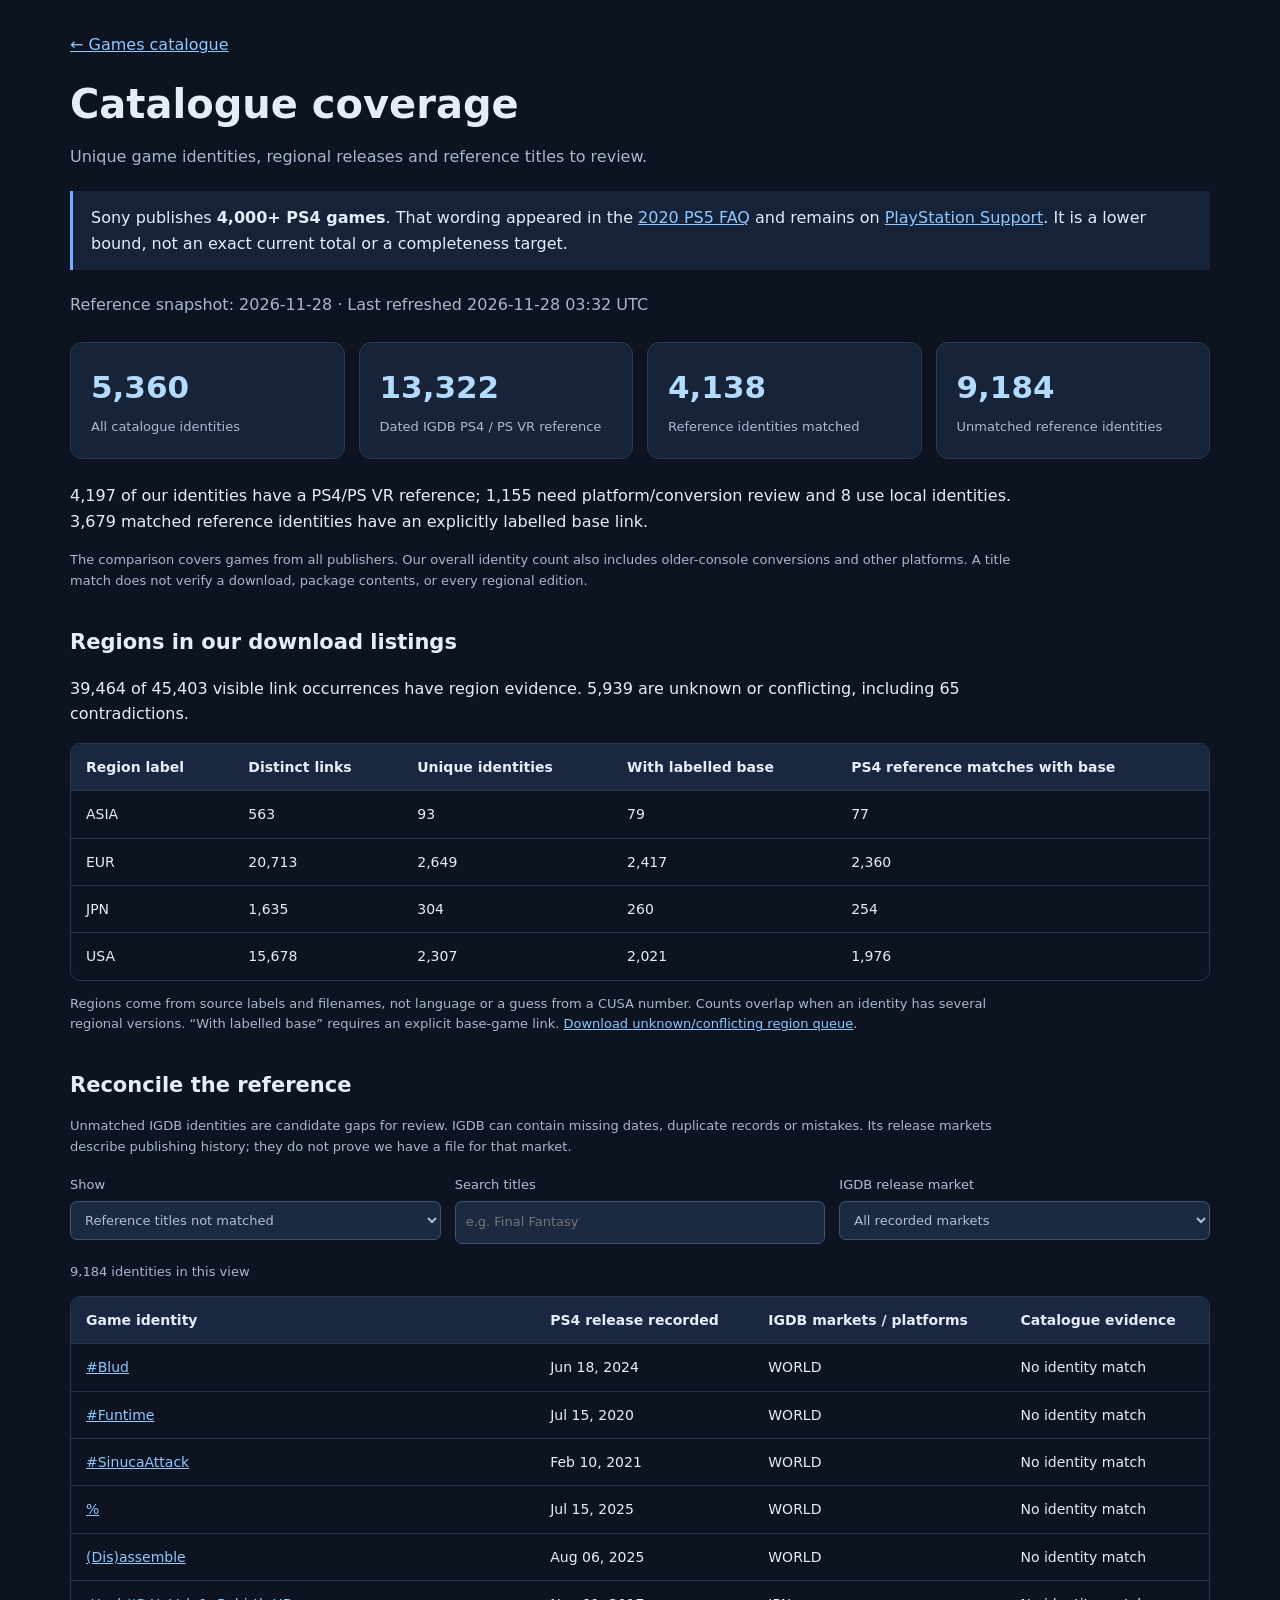
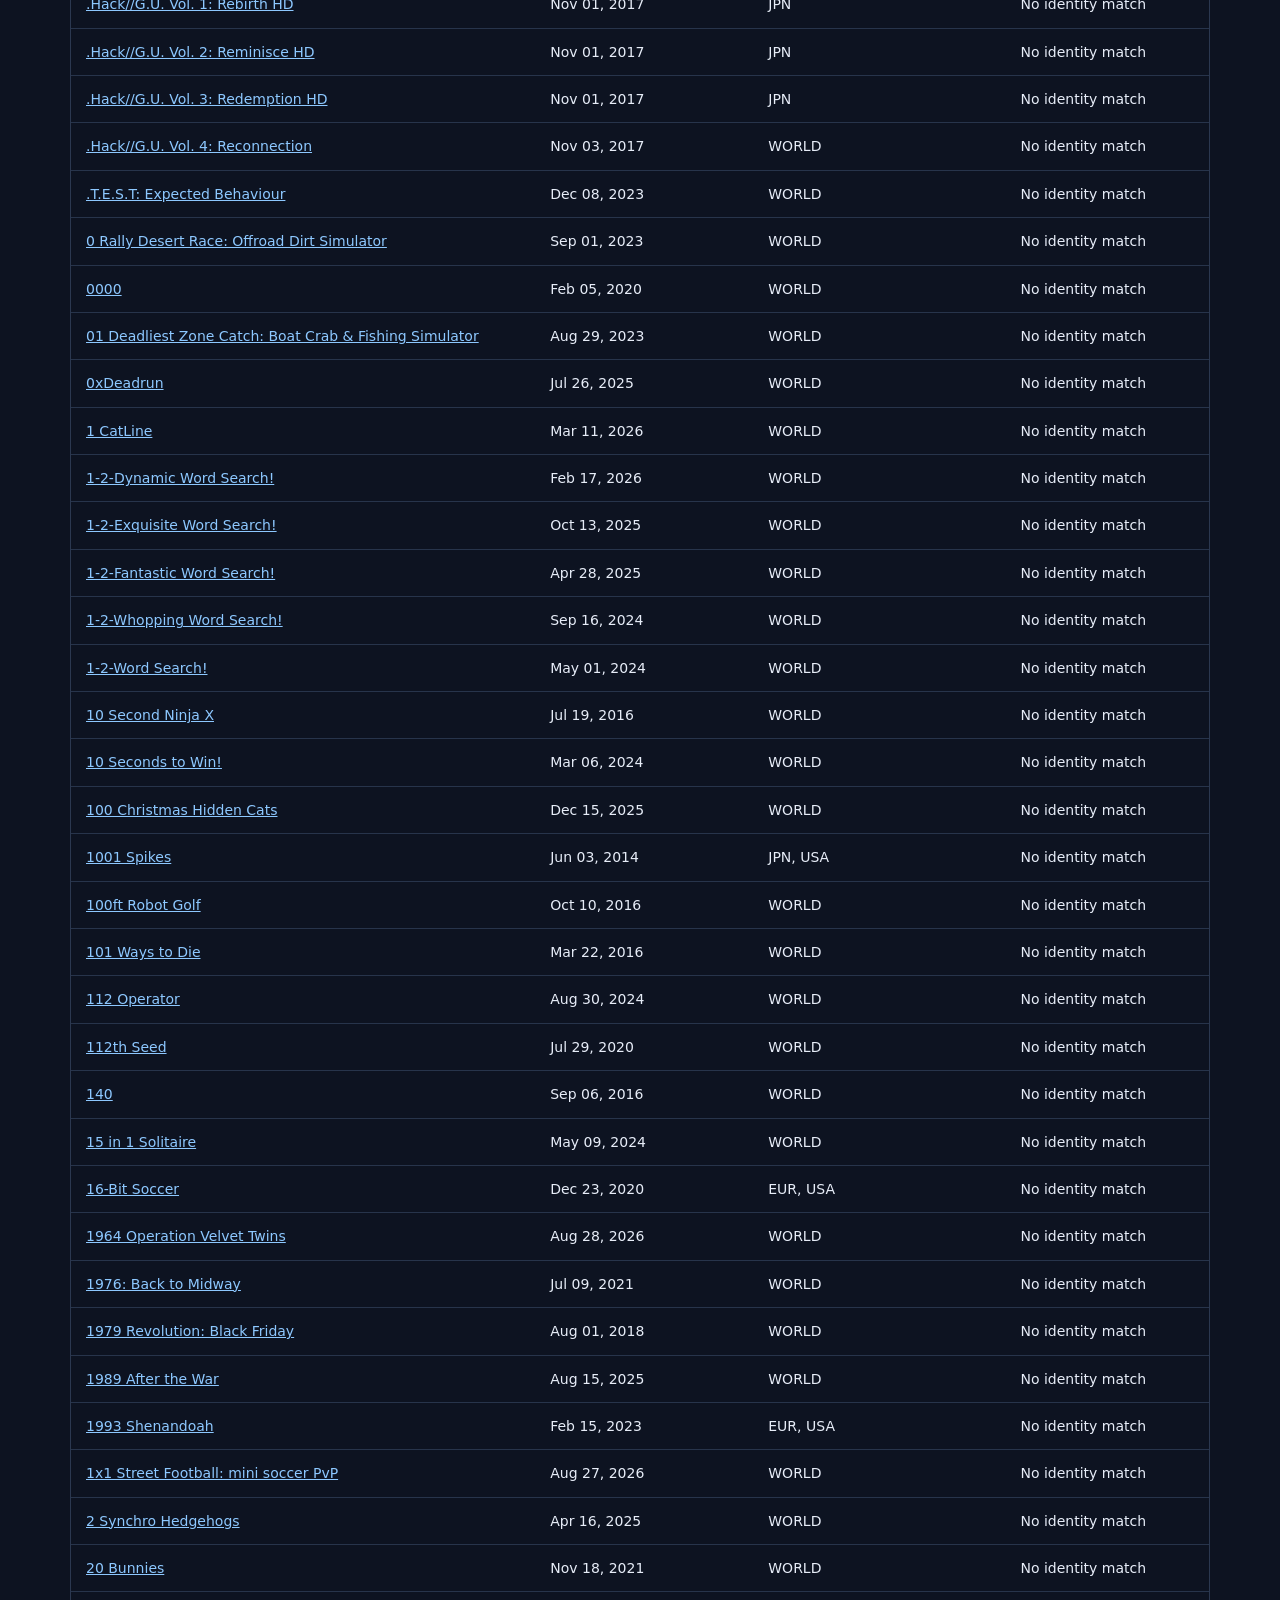
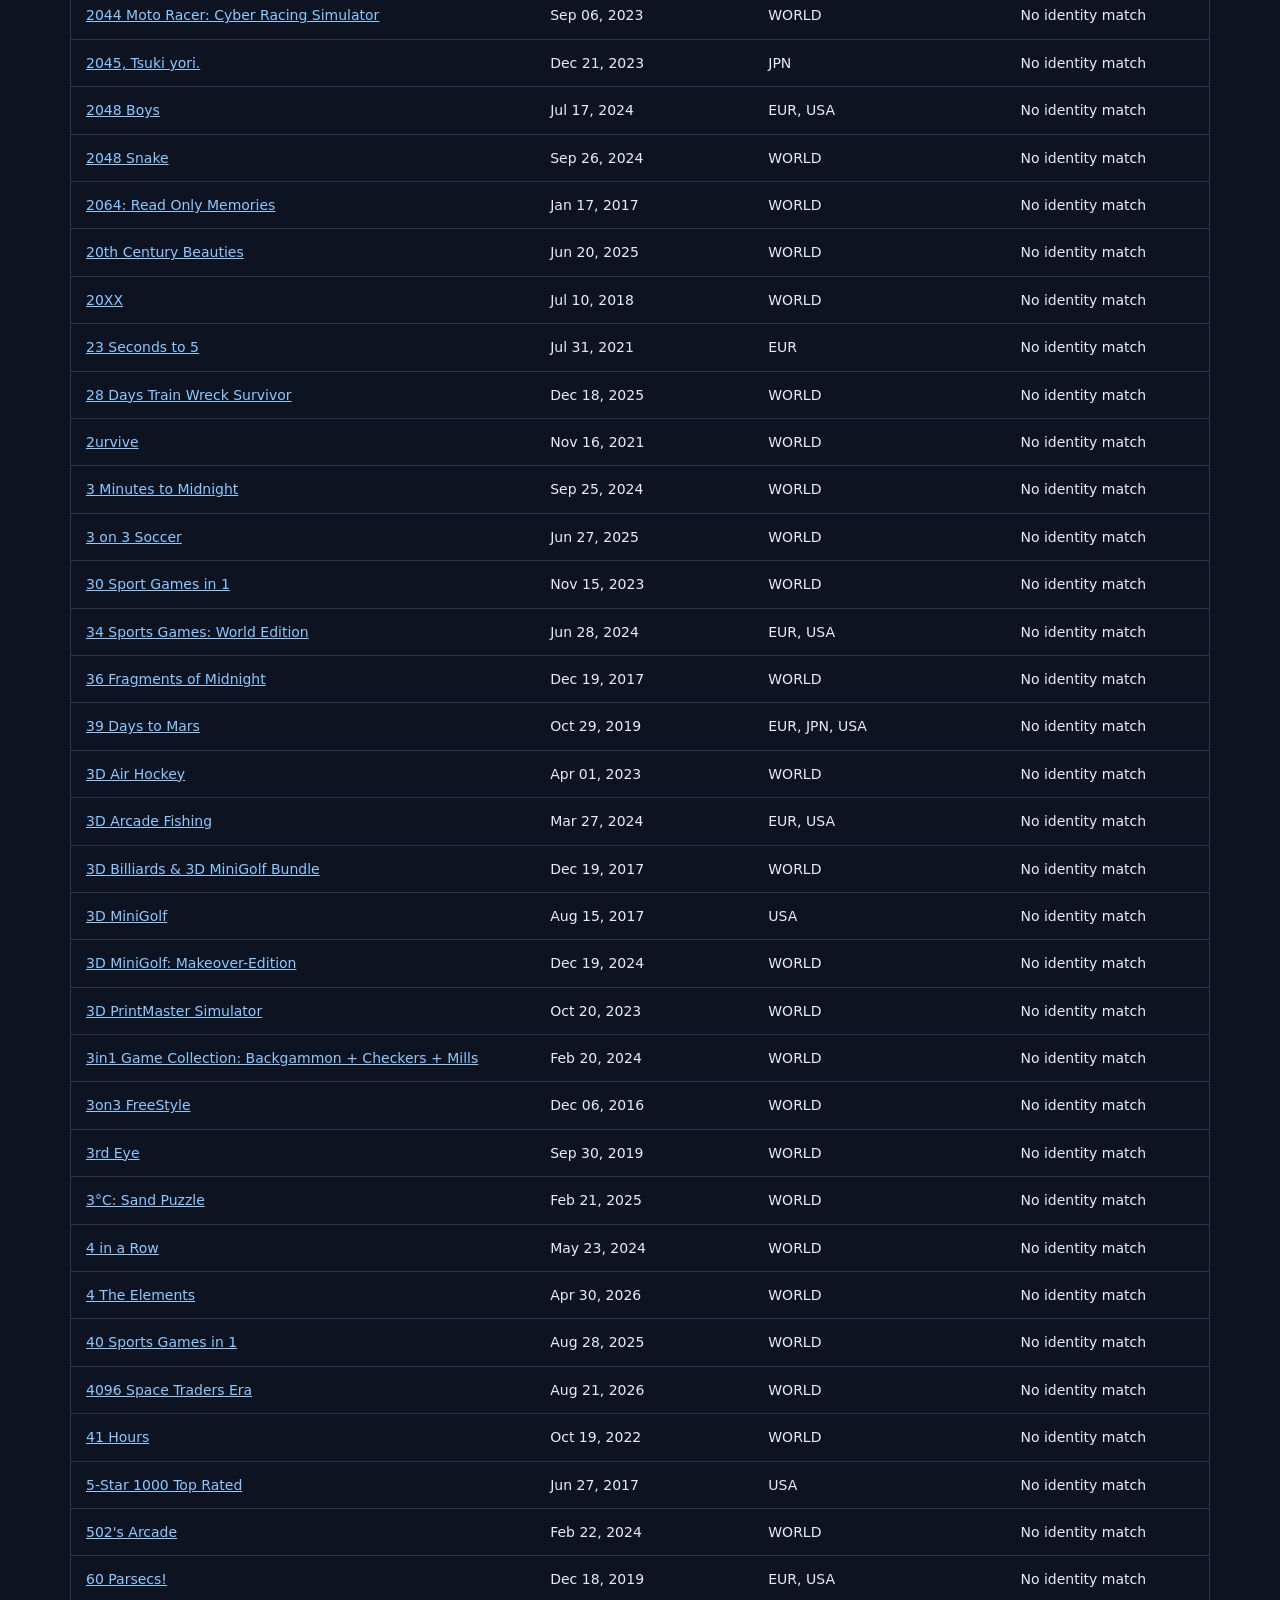
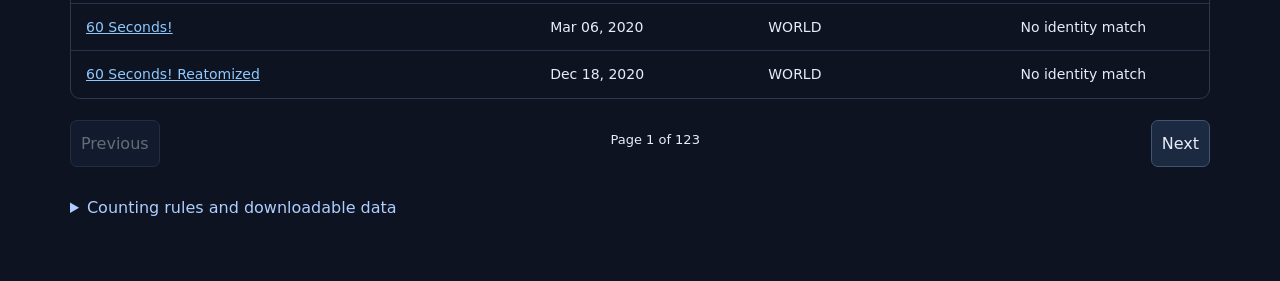
<file: coverage.html>
<!DOCTYPE html>
<html lang="en">
<head>
    <meta charset="utf-8">
    <meta name="viewport" content="width=device-width,initial-scale=1">
    <title>PS4 catalogue coverage</title>
    <style>
        :root{color-scheme:dark}*{box-sizing:border-box}body{margin:0;background:#0d1321;color:#e7edf8;font:16px/1.6 system-ui,sans-serif}main{max-width:1180px;margin:auto;padding:32px 20px 60px}a{color:#8dc8ff}h1{font-size:clamp(26px,5vw,40px);line-height:1.2;margin:22px 0 10px}h2{font-size:21px;margin:34px 0 10px}p{max-width:950px}.muted{color:#a8b7d1}.notice{border-left:3px solid #73aeff;background:#152238;padding:14px 18px;margin:22px 0}.stats{display:grid;grid-template-columns:repeat(4,minmax(0,1fr));gap:14px;margin:24px 0}.stat{background:#172338;padding:20px;border:1px solid #2c3a55;border-radius:12px}.stat strong{display:block;font-size:31px;color:#b3daff}.stat span{color:#adbad0;font-size:13px}.table-wrap{overflow:auto;border:1px solid #2b3850;border-radius:10px}table{border-collapse:collapse;width:100%;font-size:14px}th,td{text-align:left;padding:12px 15px;border-bottom:1px solid #27344b}th{background:#192740;white-space:nowrap}td{vertical-align:top}tbody tr:last-child td{border-bottom:0}.controls{display:flex;gap:14px;flex-wrap:wrap;margin:18px 0}.controls label{display:flex;flex-direction:column;font-size:13px;color:#afbfda;flex:1;min-width:180px}input,select,button{font:inherit;color:inherit;background:#1b2941;border:1px solid #425570;border-radius:7px;padding:10px;margin-top:5px}button{cursor:pointer}button:disabled{opacity:.4;cursor:default}.pager{display:flex;align-items:center;justify-content:space-between;gap:12px;margin-top:16px}.small{font-size:13px}.policy{margin-top:28px}summary{cursor:pointer;color:#adceff}.policy p{font-size:14px;color:#afbdd3}#error{color:#ffd5a2}@media(max-width:700px){.stats{grid-template-columns:repeat(2,minmax(0,1fr))}main{padding:22px 14px}th,td{padding:10px}.stat{padding:14px}}
    </style>
</head>
<body><main>
    <a href="index.html">← Games catalogue</a>
    <h1>Catalogue coverage</h1>
    <p class="muted">Unique game identities, regional releases and reference titles to review.</p>
    <div class="notice">Sony publishes <strong>4,000+ PS4 games</strong>. That wording appeared in the
        <a href="https://blog.playstation.com/2020/11/09/ps5-the-ultimate-faq/">2020 PS5 FAQ</a> and remains on
        <a href="https://www.playstation.com/en-us/support/games/ps5-backward-compatibility-games/">PlayStation Support</a>.
        It is a lower bound, not an exact current total or a completeness target.</div>
    <p id="snapshot" class="muted">Loading the latest reconciliation…</p>
    <p id="error" role="alert"></p>
    <div class="stats" id="stats"></div>
    <p id="platformSummary"></p>
    <p class="muted small">The comparison covers games from all publishers. Our overall identity count also includes older-console conversions and other platforms.
        A title match does not verify a download, package contents, or every regional edition.</p>
    <h2>Regions in our download listings</h2>
    <p id="regionSummary"></p>
    <div class="table-wrap"><table><thead><tr><th>Region label</th><th>Distinct links</th><th>Unique identities</th><th>With labelled base</th><th>PS4 reference matches with base</th></tr></thead><tbody id="regions"></tbody></table></div>
    <p class="muted small">Regions come from source labels and filenames, not language or a guess from a CUSA number.
        Counts overlap when an identity has several regional versions. “With labelled base” requires an explicit base-game link.
        <a href="region-review.json">Download unknown/conflicting region queue</a>.</p>
    <h2>Reconcile the reference</h2>
    <p class="muted small">Unmatched IGDB identities are candidate gaps for review. IGDB can contain missing dates, duplicate records or mistakes.
        Its release markets describe publishing history; they do not prove we have a file for that market.</p>
    <div class="controls">
        <label>Show<select id="scope"><option value="gaps">Reference titles not matched</option><option value="matched">Reference titles matched</option><option value="outside">Our identities outside the dated reference</option><option value="all">All reference titles</option></select></label>
        <label>Search titles<input id="search" type="search" placeholder="e.g. Final Fantasy"></label>
        <label>IGDB release market<select id="market"><option value="">All recorded markets</option></select></label>
    </div>
    <p id="resultSummary" class="muted small"></p>
    <div class="table-wrap"><table><thead><tr><th>Game identity</th><th>PS4 release recorded</th><th>IGDB markets / platforms</th><th>Catalogue evidence</th></tr></thead><tbody id="results"></tbody></table></div>
    <div class="pager"><button id="previous" disabled>Previous</button><span id="page" class="small"></span><button id="next" disabled>Next</button></div>
    <details class="policy"><summary>Counting rules and downloadable data</summary><p id="policy"></p><p>Partial release dates qualify only after the end of their stated month or year. Remakes and remasters remain distinct; explicit editions count once. Delisted games remain when their release qualifies.</p><p><a href="catalogue-coverage.json">Full reconciliation JSON</a> · <a href="https://github.com/contemptx/ps4-games-database/blob/main/catalogue-coverage.md">Report and methodology</a> · <a href="https://www.igdb.com/">IGDB reference</a></p></details>
</main><script src="coverage.js?v=1"></script></body></html>
</file>
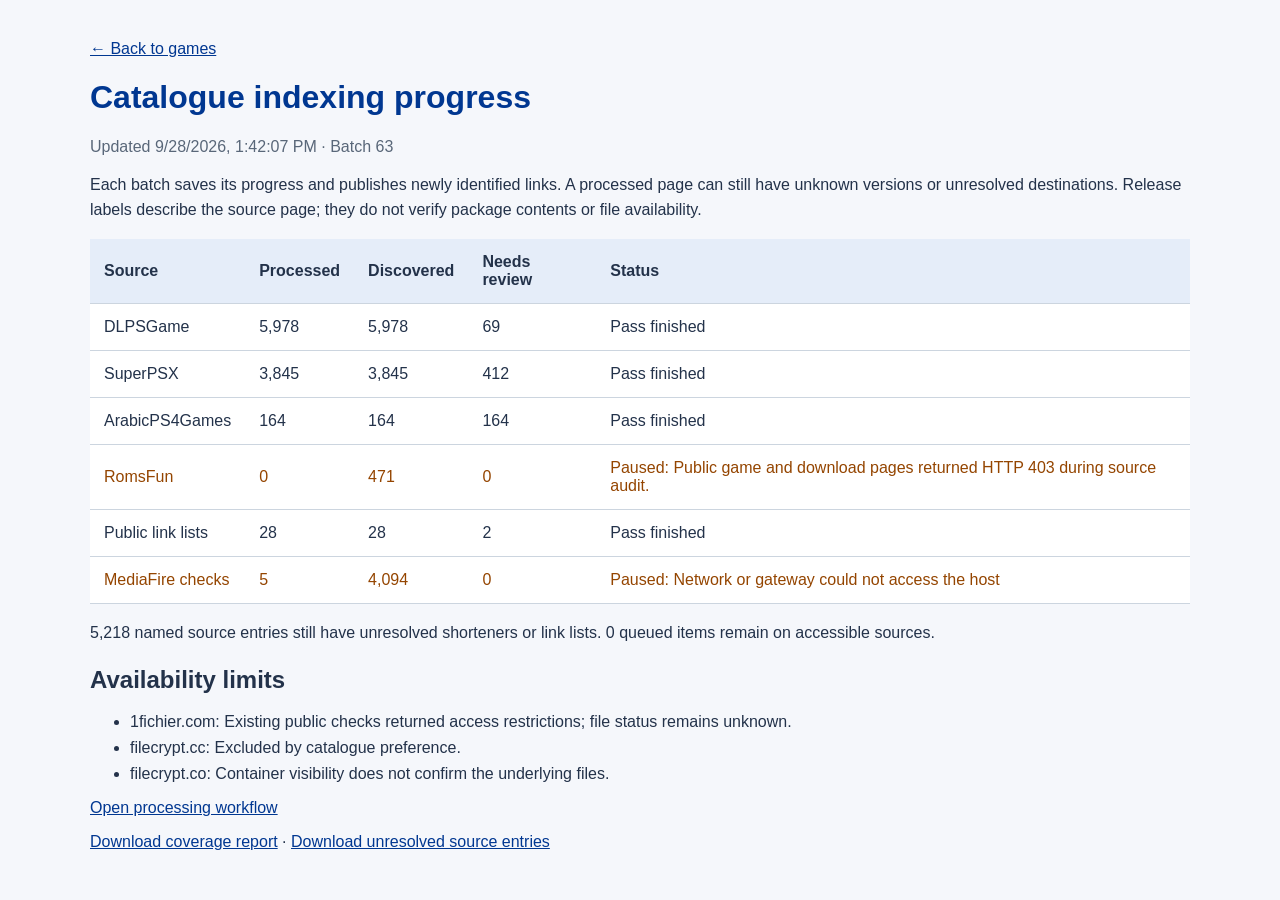
<file: processing.html>
<!doctype html>
<html lang="en"><head><meta charset="utf-8"><meta name="viewport" content="width=device-width, initial-scale=1"><title>Catalogue indexing progress</title>
<style>body{font-family:Arial,sans-serif;max-width:1100px;margin:40px auto;padding:0 20px;color:#23324a;background:#f5f7fb}h1{color:#003791}table{width:100%;border-collapse:collapse;background:white}td,th{text-align:left;padding:14px;border-bottom:1px solid #ccd5df}th{background:#e5edf9}a{color:#003791}.table-wrap{overflow:auto}.note{line-height:1.6}.held{color:#944500}#updated{color:#596779}li{margin-bottom:8px}</style></head>
<body><p><a href="index.html">← Back to games</a></p><h1>Catalogue indexing progress</h1><p id="updated">Loading progress…</p>
<p class="note">Each batch saves its progress and publishes newly identified links. A processed page can still have unknown versions or unresolved destinations. Release labels describe the source page; they do not verify package contents or file availability.</p>
<div class="table-wrap"><table><thead><tr><th>Source</th><th>Processed</th><th>Discovered</th><th>Needs review</th><th>Status</th></tr></thead><tbody id="sources"></tbody></table></div>
<p id="unresolved" class="note"></p><h2>Availability limits</h2><ul id="holds"></ul><p><a id="run" href="https://github.com/contemptx/ps4-games-database/actions/workflows/full-index.yml">Open processing workflow</a></p>
<p><a href="index-progress.json">Download coverage report</a> · <a href="source-review.json">Download unresolved source entries</a></p>
<script src="index-progress.js?v=165772d06e33c1c6"></script><script>
(function(){
 function render(data){
 document.getElementById('sources').textContent='';
 document.getElementById('holds').textContent='';
 document.getElementById('updated').textContent=data.updated_at?'Updated '+new Date(data.updated_at).toLocaleString()+' · Batch '+data.batch:'First batch is preparing.';
 Object.keys(data.sources).forEach(function(key){var s=data.sources[key],row=document.createElement('tr');
  [s.label,s.processed.toLocaleString(),s.total.toLocaleString(),s.review.toLocaleString(),s.held?'Paused: '+s.held.reason:(s.pending?'Pending: '+s.pending.toLocaleString():'Pass finished')].forEach(function(value){var cell=document.createElement('td');cell.textContent=value;row.appendChild(cell);});
  if(s.held)row.className='held';document.getElementById('sources').appendChild(row);
 });
 document.getElementById('unresolved').textContent=(data.unresolved_named_games||0).toLocaleString()+' named source entries still have unresolved shorteners or link lists. '+(data.runnable_remaining||0).toLocaleString()+' queued items remain on accessible sources.';
 Object.keys(data.availability_holds||{}).forEach(function(host){var item=document.createElement('li');item.textContent=host+': '+data.availability_holds[host];document.getElementById('holds').appendChild(item);});
 if(data.run_url)document.getElementById('run').href=data.run_url;
 }
 render(typeof indexProgress==='object'?indexProgress:{sources:{},availability_holds:{}});
 function refresh(){
  var request=new XMLHttpRequest();
  request.open('GET','index-progress.json?refresh='+Date.now(),true);
  request.onload=function(){if(request.status===200){try{var fresh=JSON.parse(request.responseText);if(fresh&&fresh.sources)render(fresh);}catch(error){/* Keep the timestamped previous report. */}}};
  request.send();
 }
 refresh();setInterval(refresh,60000);
}());
</script></body></html>
</file>
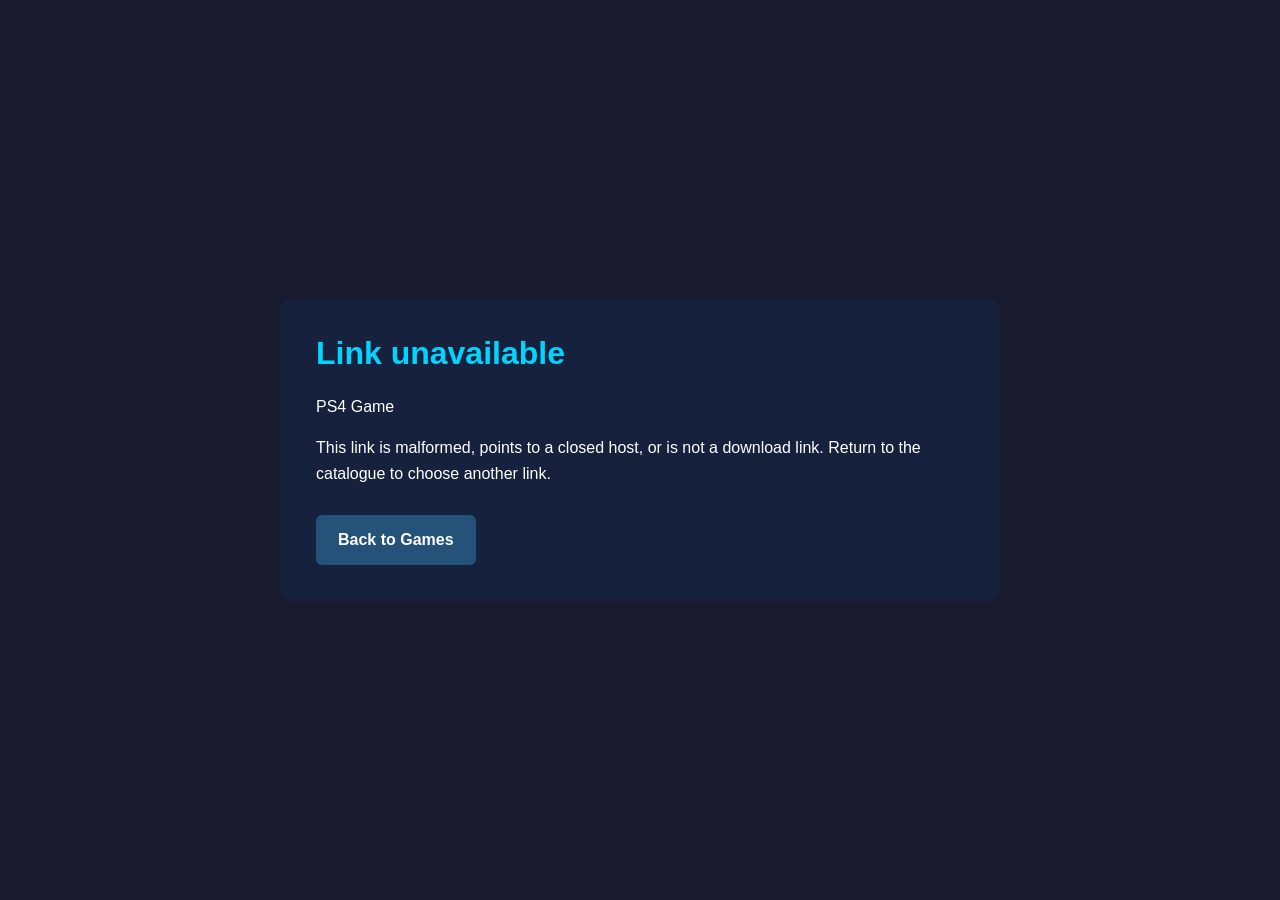
<file: redirect-optimized.html>
<!DOCTYPE html>
<html lang="en">
<head>
    <meta charset="UTF-8">
    <meta name="viewport" content="width=device-width, initial-scale=1.0">
    <title>Open Download Link</title>
    <style>
        * { box-sizing: border-box; }
        body { margin: 0; padding: 24px; min-height: 100vh; display: flex; align-items: center; justify-content: center; font-family: Arial, sans-serif; background: #1a1a2e; color: #fff; }
        main { width: 100%; max-width: 720px; padding: 36px; background: #16213e; border-radius: 12px; }
        h1 { margin-top: 0; color: #00d4ff; }
        p { line-height: 1.6; }
        #destination { color: #b8c8db; overflow-wrap: anywhere; word-break: break-all; }
        .button { display: inline-block; margin: 12px 12px 0 0; padding: 16px 22px; background: #e94560; border-radius: 6px; color: white; font-weight: bold; text-decoration: none; }
        .back { background: #245279; }
        .button:focus { outline: 3px solid #00d4ff; outline-offset: 4px; }
        [hidden] { display: none; }
    </style>
</head>
<body>
    <main>
        <h1 id="heading">Open Download Link</h1>
        <p id="gameName"></p>
        <p id="message">Checking the link...</p>
        <p id="destination"></p>
        <a id="openLink" class="button" rel="noopener noreferrer" hidden>Open link</a>
        <a class="button back" href="index.html">Back to Games</a>
    </main>
    <script src="link-status.js"></script>
    <script src="catalog.js"></script>
    <script>
        var params = new URLSearchParams(window.location.search);
        var link = gameCatalog.describeLink(params.get('url'));
        document.getElementById('gameName').textContent = params.get('game') || 'PS4 Game';
        if (link) {
            document.getElementById('message').textContent = 'This opens an external website. File availability is managed by that site.';
            document.getElementById('destination').textContent = link.url;
            var button = document.getElementById('openLink');
            button.setAttribute('href', link.url);
            button.textContent = 'Open ' + link.label;
            button.removeAttribute('hidden');
        } else {
            document.getElementById('heading').textContent = 'Link unavailable';
            document.getElementById('message').textContent = gameCatalog.isExcluded(params.get('url')) ? 'Filecrypt.cc links are currently hidden from this catalogue. Return to choose another host.' : gameCatalog.isMissing(params.get('url')) ? 'The host reports that this file does not exist. Return to the catalogue to choose another link.' : 'This link is malformed, points to a closed host, or is not a download link. Return to the catalogue to choose another link.';
        }
    </script>
</body>
</html>
</file>
